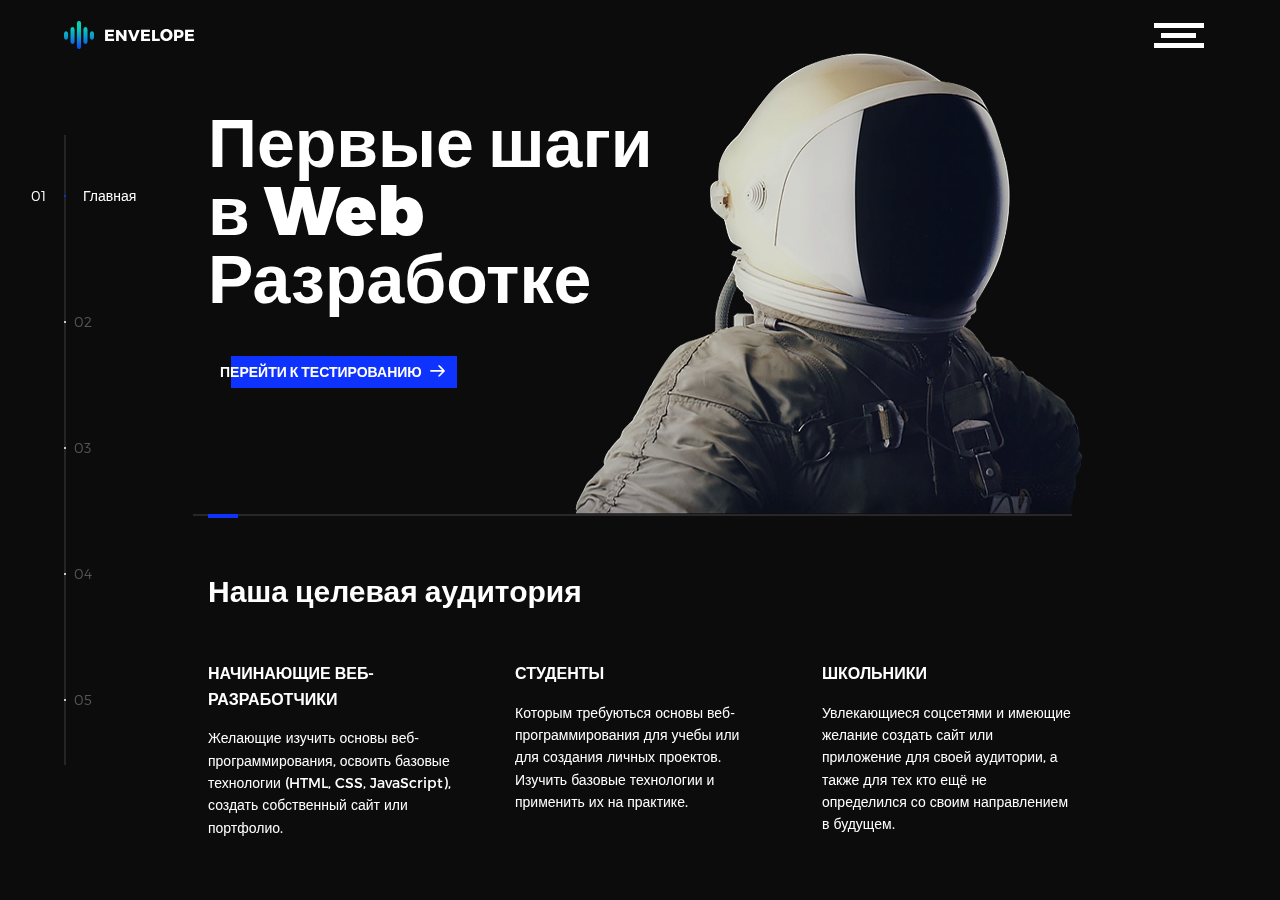
<file: index.html>
<!DOCTYPE html>
<html lang="en">
<head>
  <!--Главная страница-->
  <title>Envelope</title>
  <meta charset="utf-8">
  <meta name="viewport" content="width=device-width, initial-scale=1">
  <meta http-equiv="X-UA-Compatible" content="IE=edge">
  <meta name="description" content="Курсы по WEB-программированию">
  <meta name="keywords" content="global, html, sass, jquery">
  <meta name="author" content="Hissoftware-glitch">
  <link rel="stylesheet" href="assets/css/main.css">
  <link rel="shortcut icon" href="assets/img/favicon.ico" type="image/x-icon">
</head>
<body>
<!-- notification for small viewports and landscape oriented smartphones -->
<div class="device-notification">
  <a class="device-notification--logo" href="index.html">
    <img src="assets/img/logo.png" alt="Global">
    <p>Envelope</p>
  </a>
  <p class="device-notification--message">Сайт имеет большое количество элементов поэтому просим вас открыть сайт в большем разрешении.</p>
</div>
<!--Вступительная страница-->
<div class="perspective effect-rotate-left">
  <div class="container"><div class="outer-nav--return"></div>
    <div id="viewport" class="l-viewport">
      <div class="l-wrapper">
        <header class="header">
          <a class="header--logo" href="index.html">
            <img src="assets/img/logo.png" alt="Global">
            <p>Envelope</p>
          </a>
          <button class="header--cta cta">Тестирование</button>
          <div class="header--nav-toggle">
            <span></span>
          </div>
        </header>
        <nav class="l-side-nav">
          <ul class="side-nav">
            <li class="is-active"><span>Главная</span></li>
            <li><span>Лекции</span></li>
            <li><span>Видео-гайды</span></li>
            <li><span>Автор</span></li>
            <li><span>Тестирование</span></li>
          </ul>
        </nav>
        <ul class="l-main-content main-content">
          <li class="l-section section section--is-active">
            <div class="intro">
              <div class="intro--banner">
                <h1>Первые шаги<br>в Web<br>Разработке</h1>
                <button class="cta">Перейти к тестированию
                  <svg version="1.1" id="Layer_1" xmlns="http://www.w3.org/2000/svg" xmlns:xlink="http://www.w3.org/1999/xlink" x="0px" y="0px" viewBox="0 0 150 118" style="enable-background:new 0 0 150 118;" xml:space="preserve">
                  <g transform="translate(0.000000,118.000000) scale(0.100000,-0.100000)">
                    <path d="M870,1167c-34-17-55-57-46-90c3-15,81-100,194-211l187-185l-565-1c-431,0-571-3-590-13c-55-28-64-94-18-137c21-20,33-20,597-20h575l-192-193C800,103,794,94,849,39c20-20,39-29,61-29c28,0,63,30,298,262c147,144,272,271,279,282c30,51,23,60-219,304C947,1180,926,1196,870,1167z"/>
                  </g>
                  </svg>
                  <span class="btn-background"></span>
                </button>
                <img src="assets/img/introduction-visual.png" alt="Welcome">
              </div>
              <div class="introduction-visual">
                <h3 style="font-size: 30px;">Наша целевая аудитория</h3>
              </div>
              <div class="intro--options">
                <a>
                  <h3>Начинающие веб-разработчики</h3>
                  <p>Желающие изучить основы веб-программирования, освоить базовые технологии (HTML, CSS, JavaScript), создать собственный сайт или портфолио.</p>
                </a>
                <a>
                  <h3>Студенты</h3>
                  <p>Которым требуються основы веб-программирования для учебы или для создания личных проектов. Изучить базовые технологии и применить их на практике.</p>
                </a>
                <a>
                  <h3>Школьники</h3>
                  <p>Увлекающиеся соцсетями и имеющие желание создать сайт или приложение для своей аудитории, а также для тех кто ещё не определился со своим направлением в будущем.</p>
                </a>
              </div>
            </div>
          </li>
          <!--Начинаеться страничка с лекциями-->
          <li class="l-section section">
            <div class="work">
              <h2>Выберите лекцию</h2>
              <div class="work--lockup">
                <ul class="slider">
                  <li class="slider--item slider--item-left">
                    <a href="Lection1.html">
                      <div class="slider--item-image">
                        <img src="assets/img/Frontend.png" alt="Лекция 1">
                      </div>
                      <p class="slider--item-title">Основы HTML, CSS и JavaScript</p>
                      <p class="slider--item-description" style="font-size: 18px;">Это три языка, которые лежат в основе большинства веб-сайтов.</p>
                    </a>
                  </li>
                  <li class="slider--item slider--item-center">
                    <a href="Lection2.html">
                      <div class="slider--item-image">
                        <img src="assets/img/Framework.jpg" alt="Лекция 2">
                      </div>
                      <p class="slider--item-title">Использование фреймворков</p>
                      <p class="slider--item-description" style="font-size: 18px;">Фреймворки, такие как React, Angular или Vue.js.</p>
                    </a>
                  </li>
                  <li class="slider--item slider--item-right">
                    <a href="Lection3.html">
                      <div class="slider--item-image">
                        <img src="assets/img/Server.jpg" alt="Лекция 3">
                      </div>
                      <p class="slider--item-title">Основы работы с сервером</p>
                      <p class="slider--item-description" style="font-size: 18px;">Понимание того, как работают веб-серверы и базы данных, является ключом к созданию динамических веб-приложений.</p>
                    </a>
                  </li>
                </ul>
                <div class="slider--prev">
                  <svg version="1.1" id="Layer_1" xmlns="http://www.w3.org/2000/svg" xmlns:xlink="http://www.w3.org/1999/xlink" x="0px" y="0px"
                  viewBox="0 0 150 118" style="enable-background:new 0 0 150 118;" xml:space="preserve">
                  <g transform="translate(0.000000,118.000000) scale(0.100000,-0.100000)">
                    <path d="M561,1169C525,1155,10,640,3,612c-3-13,1-36,8-52c8-15,134-145,281-289C527,41,562,10,590,10c22,0,41,9,61,29
                    c55,55,49,64-163,278L296,510h575c564,0,576,0,597,20c46,43,37,109-18,137c-19,10-159,13-590,13l-565,1l182,180
                    c101,99,187,188,193,199c16,30,12,57-12,84C631,1174,595,1183,561,1169z"/>
                  </g>
                  </svg>
                </div>
                <div class="slider--next">
                  <svg version="1.1" id="Layer_1" xmlns="http://www.w3.org/2000/svg" xmlns:xlink="http://www.w3.org/1999/xlink" x="0px" y="0px" viewBox="0 0 150 118" style="enable-background:new 0 0 150 118;" xml:space="preserve">
                  <g transform="translate(0.000000,118.000000) scale(0.100000,-0.100000)">
                    <path d="M870,1167c-34-17-55-57-46-90c3-15,81-100,194-211l187-185l-565-1c-431,0-571-3-590-13c-55-28-64-94-18-137c21-20,33-20,597-20h575l-192-193C800,103,794,94,849,39c20-20,39-29,61-29c28,0,63,30,298,262c147,144,272,271,279,282c30,51,23,60-219,304C947,1180,926,1196,870,1167z"/>
                  </g>
                  </svg>
                </div>
              </div>
            </div>
          </li>
          <li class="l-section section">
            <div class="about">
              <div class="about--banner">
                <h2>Видео-гайды<br>от лучших<br>из лучших</h2>
                <img src="assets/img/VideoGuideIntro.png" alt="About Us" style="width: 525px; height: 525px;">
              </div>
              <div class="about--options">
                <a href="https://www.youtube.com/watch?v=ZOa2k0jySh8&pp=ygUj0LPQsNC50LTRiyDQv9C-IGh0bWwgY3NzIGphdmFzY3JpcHQ%3D" target="_blank">
                  <h3>Верстка сайта</h3>
                </a>
                <a href="https://www.youtube.com/watch?v=2BgZQ1EnZBA" target="_blank">
                  <h3>Какой фреймворк лучше?</h3>
                </a>
                <a href="https://www.youtube.com/watch?v=uDMpCo1d74g" target="_blank">
                  <h3>Работа с сервером</h3>
                </a>
              </div>
            </div>
          </li>
          <li class="l-section section">
            <div class="contact">
              <div class="contact--lockup">
                <div class="modal">
                  <div class="modal--information">
                    <p>Есть предложения по улучшению сайта?</p>
                    <a>Тогда пишите!</a>
                  </div>
                  <ul class="modal--options">
                    <li><a href="https://vk.com/id410704391" target="_blank">VK</a></li>
                    <li><a href="https://github.com/Hissoftware-glitch" target="_blank">GitHub</a></li>
                  </ul>
                </div>
              </div>
            </div>
          </li>
          <li class="l-section section">
            <div class="hire">
              <h2 style="font-size: 40px; color: #0fffeb;">Помните: путь программиста – это путь постоянного обучения!</h2>
              <p style="font-size: 20px;">Изучение веб-программирования - это лишь одна ступенька на этом пути. Не стоит полагаться на один источник знаний, даже самый лучший. Как губка впитывает влагу, так и ваш мозг должен впитывать знания из всех возможных источников: книг, онлайн-курсов, статей, видеоуроков, общения с другими разработчиками.</p>
              <p style="font-size: 20px;">Чем больше различных ресурсов вы изучите, чем шире будет ваш кругозор, тем глубже будет ваше понимание веб-технологий и программирования в целом. Не бойтесь пробовать, экспериментировать, задавать вопросы и делиться своим опытом.</p>
              <p style="margin-bottom: 40px; font-size: 20px;">Только постоянное стремление к новым знаниям сделает вас по-настоящему успешным программистом!</p>
              <!-- checkout formspree.io for easy form setup -->
              <form class="work-request" action="https://forms.gle/KcS6NVH62sBpEh47A" target="_blank">
                <input type="submit" value="Начать тест">
              </form>
              </div>
          </li>
        </ul>
      </div>
    </div>
  </div>
  <ul class="outer-nav">
    <li class="is-active">Главная</li>
    <li>Лекции</li>
    <li>Видео-гайды</li>
    <li>Автор</li>
    <li>Тестирование</li>
  </ul>
</div>

<script src="https://ajax.googleapis.com/ajax/libs/jquery/2.2.4/jquery.min.js"></script>
<script>window.jQuery || document.write('<script src="assets/js/vendor/jquery-2.2.4.min.js"><\/script>')</script>
<script src="assets/js/functions-min.js"></script>
</body>
</html>
</file>
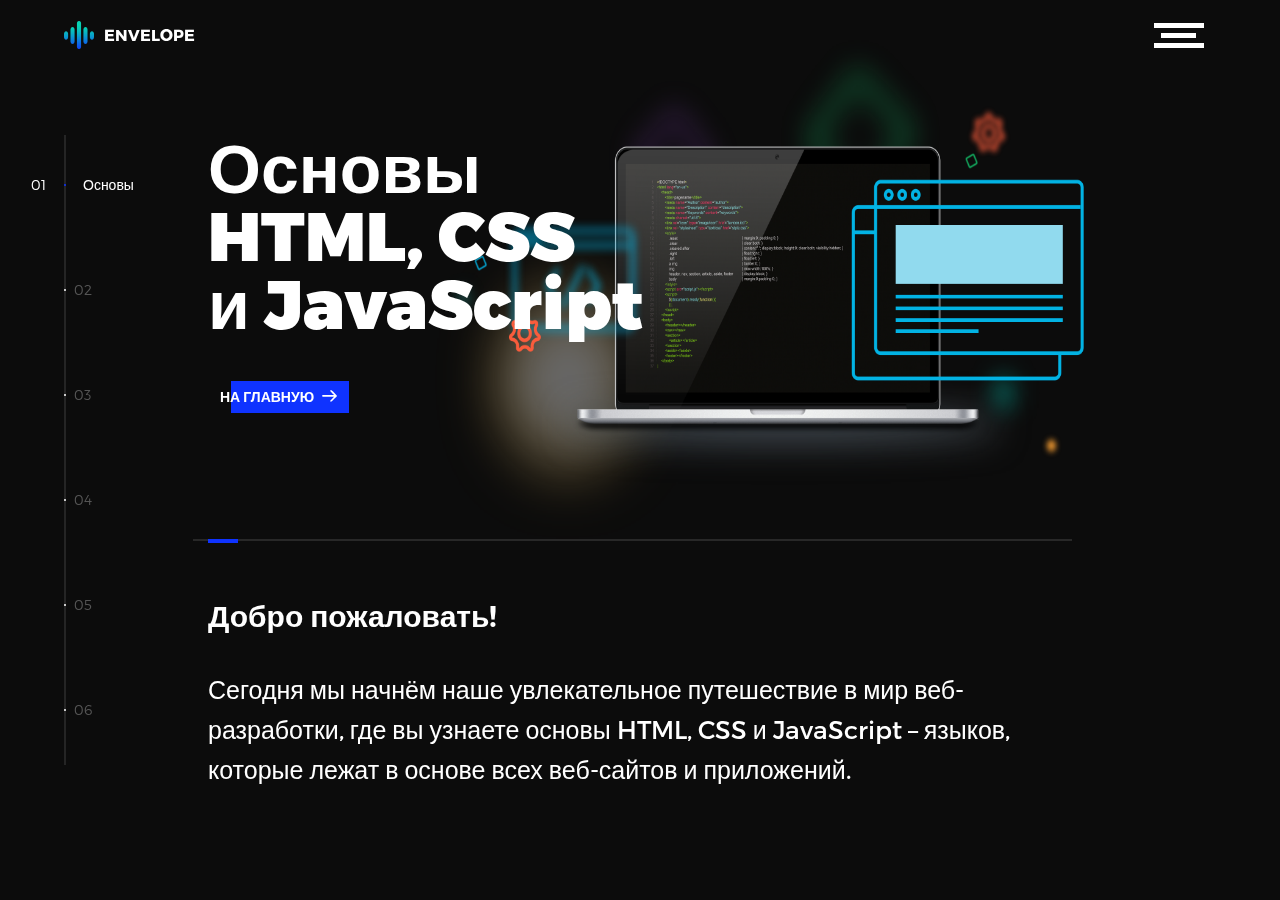
<file: Lection1.html>
<!DOCTYPE html>
<html lang="en">
<head>
  <!--Лекция 1-->
  <title>Envelope</title>
  <meta charset="utf-8">
  <meta name="viewport" content="width=device-width, initial-scale=1">
  <meta http-equiv="X-UA-Compatible" content="IE=edge">
  <meta name="description" content="Курсы по WEB-программированию">
  <meta name="keywords" content="global, html, sass, jquery">
  <meta name="author" content="Hissoftware-glitch">
  <link rel="stylesheet" href="assets/css/main.css">
  <link rel="shortcut icon" href="assets/img/favicon.ico" type="image/x-icon">
</head>
<body>

<!-- notification for small viewports and landscape oriented smartphones -->
<div class="device-notification">
  <a class="device-notification--logo" href="#0">
    <img src="assets/img/logo.png" alt="Global">
    <p>Envelope</p>
  </a>
  <p class="device-notification--message">Сайт имеет большое количество элементов поэтому просим вас открыть сайт в большем разрешении.</p>
</div>
<!--Вступительная страница-->
<div class="perspective effect-rotate-left">
  <div class="container"><div class="outer-nav--return"></div>
    <div id="viewport" class="l-viewport">
      <div class="l-wrapper">
        <header class="header">
          <a class="header--logo" href="index.html">
            <img src="assets/img/logo.png" alt="Global">
            <p>Envelope</p>
          </a>
          <div class="header--nav-toggle">
            <span></span>
          </div>
        </header>
        <nav class="l-side-nav">
          <ul class="side-nav">
            <li class="is-active"><span>Основы</span></li>
            <li><span>HTML</span></li>
            <li><span>CSS</span></li>
            <li><span>JavaScript</span></li>
            <li><span>JavaScript 2</span></li>
            <li><span>Заключение</span></li>
          </ul>
        </nav>
        <ul class="l-main-content main-content">
          <li class="l-section section section--is-active">
            <div class="intro">
              <div class="intro--banner">
                <h1>Основы<br>HTML, CSS<br>и JavaScript</h1>
                <a href="index.html">
                  <button style="color: white;">На Главную
                    <svg version="1.1" id="Layer_1" xmlns="http://www.w3.org/2000/svg" xmlns:xlink="http://www.w3.org/1999/xlink" x="0px" y="0px" viewBox="0 0 150 118" style="enable-background:new 0 0 150 118;" xml:space="preserve">
                      <g transform="translate(0.000000,118.000000) scale(0.100000,-0.100000)">
                        <path d="M870,1167c-34-17-55-57-46-90c3-15,81-100,194-211l187-185l-565-1c-431,0-571-3-590-13c-55-28-64-94-18-137c21-20,33-20,597-20h575l-192-193C800,103,794,94,849,39c20-20,39-29,61-29c28,0,63,30,298,262c147,144,272,271,279,282c30,51,23,60-219,304C947,1180,926,1196,870,1167z"/>
                      </g>
                    </svg>
                    <span class="btn-background"></span>
                  </button>
                </a>
                <img src="assets/img/Frontend_Intro.png" alt="Welcome" width="650px" height="500px">
              </div>
              <div class="introduction-visual">
                  <h3 style="font-size: 30px;">Добро пожаловать!</h3>
                  <p style="font-size: 25px;">Сегодня мы начнём наше увлекательное путешествие в мир веб-разработки, где вы узнаете основы HTML, CSS и JavaScript – языков, которые лежат в основе всех веб-сайтов и приложений.</p>
              </div>
            </div>
          </li>
          <!--Страница HTML-->
          <li class="l-section section">
            <div class="work">
              <img src="assets/img/HTML_Logo.png" width="175px" height="150px"></img>
              <h1>HTML (HyperText Markup Language):<br> Структура и контент</h1>
              <p style="font-size: 20px;">
                <span style="color: orangered;">HTML</span> – это язык разметки, который используется для создания структуры веб-страницы. Он определяет заголовки, параграфы, изображения, ссылки, списки и другие элементы, которые вы видите на веб-странице.
              </p>
              <p text-align: left; style="font-size: 30px;">
                Пример:
              </p>
                <pre style="background-color: rgb(54, 54, 54); padding: 10px; width: auto; border: 8px solid orangered;"><code>
                  &lt;!DOCTYPE html&gt;&lt;!-- Объявляем тип документа как HTML --&gt
                  &lt;html&gt;
                    &lt;head&gt;
                      &lt;title&gt;Простой HTML код&lt;/title&gt;
                    &lt;/head&gt;
                  &lt;body&gt;
                    &lt;h1&gt;Добро пожаловать!&lt;/h1&gt;
                    &lt;ul&gt; &lt;!-- Неупорядоченный список (ul) --&gt;
                      &lt;li&gt;Пункт 1&lt;/li&gt; &lt;!-- Элемент списка (li) --&gt;
                      &lt;li&gt;Пункт 2&lt;/li&gt;
                    &lt;/ul&gt; &lt;!-- Конец неупорядоченного списка (ul) --&gt;
                    &lt;img src="https://picsum.photos/200/300" alt="Пример изображения"&gt;&lt;!-- Вставка изображения (img) --&gt;
                  &lt;/body&gt;
                  &lt;/html&gt;
                </pre></code>
            </div>
          </li>
          <!--Страница CSS-->
          <li class="l-section section">
            <div class="work">
              <img src="assets/img/CSS_Logo.png" width="130px" height="120px"></img>
              <h1>CSS (Cascading Style Sheets):<br> Стиль и внешний вид</h1>
              <p style="font-size: 20px;">
                <span style="color: lightskyblue;">CSS</span> – это язык, который используется для оформления внешнего вида веб-страницы. Он позволяет задать цвета, шрифты, размеры, отступы, положение элементов и многое другое.
              </p>
              <p text-align: left; style="font-size: 30px;">
                Пример:
              </p>
                <pre style="background-color: rgb(54, 54, 54); padding: 10px; width: auto; border: 8px solid lightskyblue;"><code>
                  /* Базовые стили для всего документа */
                  body {
                    font-family: 'Arial', sans-serif; /* Шрифт для всего текста */
                    background-color: #f4f4f4; /* Цвет фона */
                    color: #333; /* Цвет текста */
                    margin: 0; /* Убираем отступы по умолчанию */
                    padding: 0; /* Убираем внутренние отступы */
                  }
                  
                  /* Стили для заголовка страницы */
                  header {
                    background-color: #333; /* Цвет фона заголовка */
                    color: #fff; /* Цвет текста в заголовке */
                    padding: 20px; /* Внутренние отступы заголовка */
                    text-align: center; /* Выравнивание текста по центру */
                  }
                </pre></code>
            </div>
          </li>
          <!--Страница JavaScript-->
          <li class="l-section section">
            <div class="work">
              <img src="assets/img/JS_Logo.png" width="130px" height="120px"></img>
              <h1>JavaScript:<br> Интерактивность и поведение</h1>
              <p style="font-size: 20px;">
                <span style="color: yellow;">JavaScript</span> – это язык программирования, который добавляет интерактивность и динамику на веб-страницу. Он позволяет создавать анимацию, обработку событий, запросы к серверу и многое другое.
              </p>
              <p text-align: left; style="font-size: 30px;">
                Пример:
              </p>
                <pre style="background-color: rgb(54, 54, 54); padding: 10px; width: auto; border: 8px solid yellow;">
                  const button = document.querySelector('button'); // Находим кнопку на странице

                  button.addEventListener('click', () => { // Прикрепляем обработчик события "click" к кнопке
                    console.log('HelloWorld'); // Выводим сообщение в консоль
                  });
                </pre>
            </div>
          </li>
          <!--JS2-->
          <li class="l-section section">
            <div class="work">
              <h1>Чтобы код работал:</h1>
              <ol>
                <li>Убедитесь, что у вас есть кнопка на странице <code>index.html</code>. Например:</li>
                <pre style="background-color: rgb(54, 54, 54); padding: 10px; width: auto; border: 8px solid yellow;">&lt;button&gt;Нажми меня&lt;/button&gt;</pre>
                <li>Сохраните код JavaScript в файл <code>script.js</code> и добавьте его в <code>index.html</code>:</li>
                <pre style="background-color: rgb(54, 54, 54); padding: 10px; width: auto; border: 8px solid yellow;">&lt;script src="script.js"&gt;&lt;/script&gt;</pre>
              </ol>
              <p>Теперь, когда вы откроете <code>index.html</code> в браузере и нажмете на кнопку, в консоли браузера (обычно ее можно открыть с помощью F12) появится сообщение “HelloWorld”.</p>
            </div>
          </li>
          <!--Страница Домашки-->
          <li class="l-section section">
            <div class="work">
              <h2 style="font-size: 70px;">Поздравляем!</h2>
              <p style="font-size: 25px;">Вы сделали первый шаг в мир веб-разработки. Продолжайте изучать, экспериментировать и создавать свои собственные проекты. Но надо будет выполнить домашку:(</p>
              <h1>Домашнее Задание</h1>
              <p style="font-size: 20px;">
                <span style="color: #0f33ff;">1.</span> Прочитайте документацию по основам <a href="https://html5book.ru/osnovy-html/" target="_blank">HTML</a>, <a href="https://html5book.ru/osnovy-css/" target="_blank">CSS</a> и <a href="https://js-documentation.netlify.app" target="_blank">JavaScript</a>.
              </p>
              <p style="font-size: 20px;">
                <span style="color: #0f33ff;">2.</span> Создайте простую веб-страницу с заголовком, параграфом и изображением.
              </p>
              <p style="font-size: 20px;">
                <span style="color: #0f33ff;">3.</span> Попробуйте изменить стиль вашей страницы с помощью CSS.
              </p>
              <p style="font-size: 20px;">
                <span style="color: #0f33ff;">4.</span> Добавьте к странице более изобретательный JavaScript-код не бойтесь экспериментировать!
              </p>
            </div>
          </li>
        </ul>
        <!--Навигация-->
      </div>
    </div>
  </div>
  <ul class="outer-nav">
    <li class="is-active">Основы</li>
    <li>HTML</li>
    <li>CSS</li>
    <li>JavaScript</li>
    <li>JavaScript 2</li>
    <li>Заключение</li>
  </ul>
</div>

<script src="https://ajax.googleapis.com/ajax/libs/jquery/2.2.4/jquery.min.js"></script>
<script>window.jQuery || document.write('<script src="assets/js/vendor/jquery-2.2.4.min.js"><\/script>')</script>
<script src="assets/js/functions-min.js"></script>
</body>
</html>
</file>
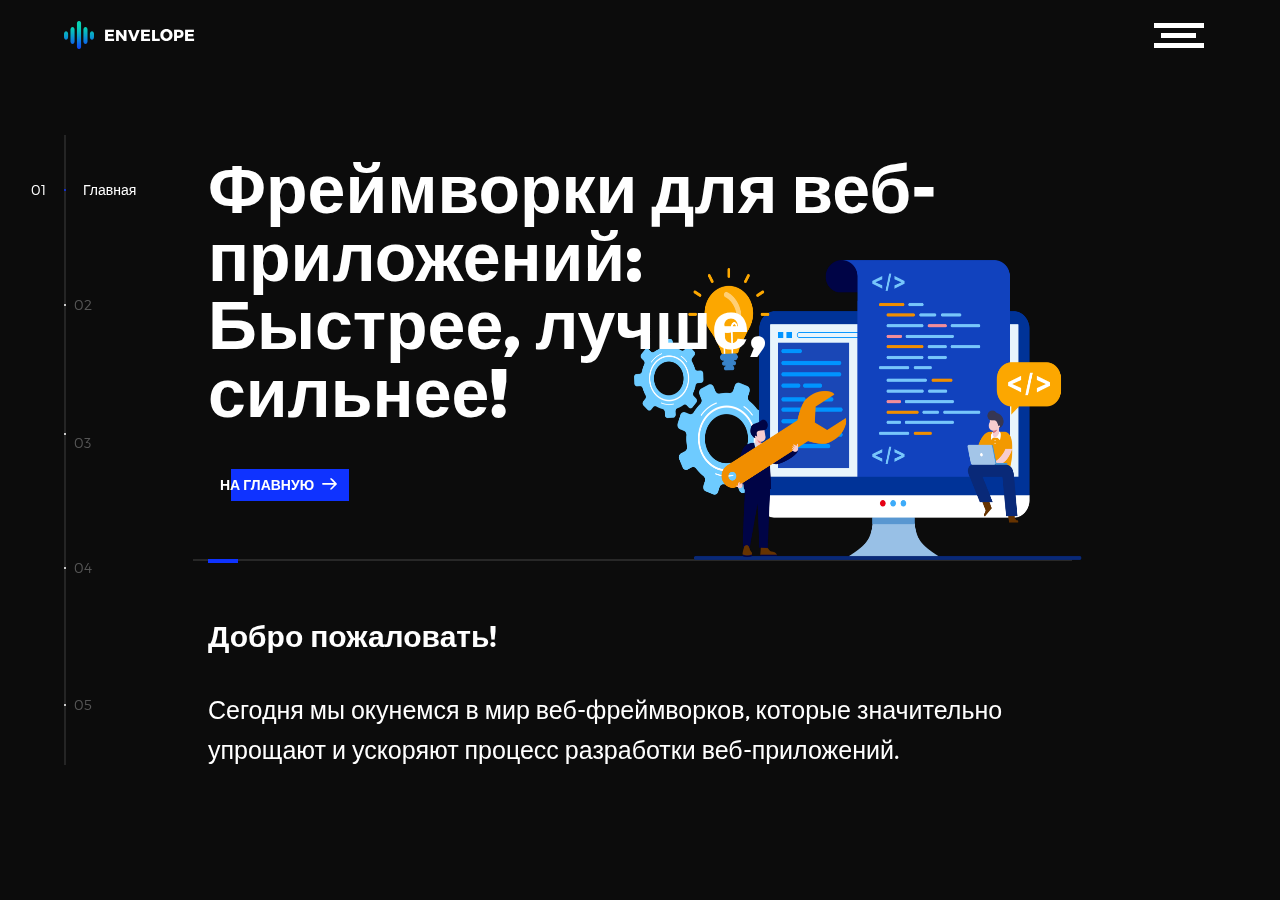
<file: Lection2.html>
<!DOCTYPE html>
<html lang="en">
<head>
  <!--Лекция 2-->
  <title>Envelope</title>
  <meta charset="utf-8">
  <meta name="viewport" content="width=device-width, initial-scale=1">
  <meta http-equiv="X-UA-Compatible" content="IE=edge">
  <meta name="description" content="Курсы по WEB-программированию">
  <meta name="keywords" content="global, html, sass, jquery">
  <meta name="author" content="Hissoftware-glitch">
  <link rel="stylesheet" href="assets/css/main.css">
  <link rel="shortcut icon" href="assets/img/favicon.ico" type="image/x-icon">
</head>
<body>

<!-- notification for small viewports and landscape oriented smartphones -->
<div class="device-notification">
  <a class="device-notification--logo" href="index.html">
    <img src="assets/img/logo.png" alt="Global">
    <p>Envelope</p>
  </a>
  <p class="device-notification--message">Сайт имеет большое количество элементов поэтому просим вас открыть сайт в большем разрешении.</p>
</div>
<!--Вступительная страница-->
<div class="perspective effect-rotate-left">
  <div class="container"><div class="outer-nav--return"></div>
    <div id="viewport" class="l-viewport">
      <div class="l-wrapper">
        <header class="header">
          <a class="header--logo" href="index.html">
            <img src="assets/img/logo.png" alt="Global">
            <p>Envelope</p>
          </a>
          <div class="header--nav-toggle">
            <span></span>
          </div>
        </header>
        <nav class="l-side-nav">
          <ul class="side-nav">
            <li class="is-active"><span>Главная</span></li>
            <li><span>Что такое фреймворк?</span></li>
            <li><span>Преймущества</span></li>
            <li><span>Популярные Фреймворки</span></li>
            <li><span>Заключение</span></li>
          </ul>
        </nav>
        <ul class="l-main-content main-content">
          <li class="l-section section section--is-active">
            <div class="intro">
              <div class="intro--banner">
                <h1>Фреймворки для веб-приложений:<br>Быстрее, лучше, сильнее!</h1>
                <a href="index.html">
                  <button style="color: white;">На Главную
                    <svg version="1.1" id="Layer_1" xmlns="http://www.w3.org/2000/svg" xmlns:xlink="http://www.w3.org/1999/xlink" x="0px" y="0px" viewBox="0 0 150 118" style="enable-background:new 0 0 150 118;" xml:space="preserve">
                      <g transform="translate(0.000000,118.000000) scale(0.100000,-0.100000)">
                        <path d="M870,1167c-34-17-55-57-46-90c3-15,81-100,194-211l187-185l-565-1c-431,0-571-3-590-13c-55-28-64-94-18-137c21-20,33-20,597-20h575l-192-193C800,103,794,94,849,39c20-20,39-29,61-29c28,0,63,30,298,262c147,144,272,271,279,282c30,51,23,60-219,304C947,1180,926,1196,870,1167z"/>
                      </g>
                    </svg>
                    <span class="btn-background"></span>
                  </button>
                </a>
                <img src="assets/img/Framework_Intro.png" alt="Welcome" width="450px" height="300px">
              </div>
              <div class="introduction-visual">
                  <h3 style="font-size: 30px;">Добро пожаловать!</h3>
                  <p style="font-size: 25px;">Сегодня мы окунемся в мир веб-фреймворков, которые значительно упрощают и ускоряют процесс разработки веб-приложений.</p>
              </div>
            </div>
          </li>
          <!--Страница Что такое фреймворк?-->
          <li class="l-section section">
            <div class="work">
              <h1 style="font-size: 50px;">Фреймворк: Строительные леса<br> для вашего приложения</h1>
              <p style="font-size: 20px;">
                <span style="color: #0f33ff;">Веб-фреймворк</span> – это набор инструментов, библиотек и соглашений, которые предоставляют структуру и базовые компоненты для создания веб-приложений. Он позволяет вам сосредоточиться на бизнес-логике вашего приложения, а не тратить время на написание базового кода.
              </p>
              <p style="font-size: 20px;">
                Представьте себе, что вы строите дом. Вам нужно позаботиться о фундаменте, стенах, крыше, окнах, дверях и многом другом. Фреймворк в веб-разработке – это как строительные леса, которые помогают вам организовать и построить ваше приложение.
              </p>
            </div>
          </li>
          <!--Преймущества фреймворков-->
          <li class="l-section section">
            <div class="work">
              <div class="intro--options">
                  <a style="background-color: rgb(54, 54, 54); padding: 10px; width: auto; border: 8px solid #0fffeb;"><h3 style="font-size: 23px">Ускоренная разработка</h3>
                  <p style="font-size: 20px; max-width: 300px">Фреймворки предоставляют готовые решения для распространенных задач, что сокращает время разработки.</p></a>
                <a style="background-color: rgb(54, 54, 54); padding: 10px; width: auto; border: 8px solid #0fffeb;">
                  <h3 style="font-size: 22px">Структурированный код</h3>
                  <p style="font-size: 20px">Фреймворки навязывают определенную структуру кода, что делает его более читаемым и поддерживаемым.</p>
                </a>
              </div>
              <h2 text-align: left; style="font-size: 50px; color: #0fffeb;">
                Преимущества использования фреймворков:
              </h2>
              <div class="intro--options">
                <a style="background-color: rgb(54, 54, 54); padding: 10px; width: auto; border: 8px solid #0fffeb;">
                  <h3 style="font-size: 23px">Безопасность</h3>
                  <p style="font-size: 20px">Многие фреймворки включают в себя средства безопасности, которые защищают ваше приложение от атак.</p>
                </a>
                <a style="background-color: rgb(54, 54, 54); padding: 10px; width: auto; border: 8px solid #0fffeb;">
                  <h3 style="font-size: 23px">Обширное сообщество</h3>
                  <p style="font-size: 20px">Фреймворки имеют большие сообщества разработчиков, которые предоставляют поддержку, документацию и готовые решения.</p>
                </a>
              </div>
            </div>
          </li>
          <!--Популярные фреймворки-->
          <li class="l-section section">
            <div class="work">
              <h2>Популярные фреймворки</h2>
              <h1 style="align-self: center;"><img src="assets/img/React.png" width="300px" height="100px"></img></h1>
              <p style="text-align: center; font-size: 18px;">
                <span style="color: rgb(78, 186, 253); font-size: 18px;">React</span>: Это библиотека, фокусирующаяся на создании интерактивных пользовательских интерфейсов (UI). Известен своей компонентной архитектурой и виртуальным DOM, что делает его быстрым и эффективным. Обладает огромным сообществом разработчиков, что обеспечивает доступность множества ресурсов и готовых решений.
              </p>
              <h1 style="align-self: center;"><img src="assets/img/Angular.png" width="100px" height="100px"></img></h1>
              <p style="text-align: center; font-size: 18px;">
                <span style="color: rgb(194, 48, 48); font-size: 18px;">Angular</span>: Это полный фреймворк для создания одностраничных приложений (SPA). Предоставляет комплексный набор инструментов для управления данными, маршрутизацией и другими аспектами разработки. Использует TypeScript, обеспечивая статическую типизацию для более безопасного и читаемого кода.
              </p>
              <h1 style="align-self: center;"><img src="assets/img/Vue.js_Logo_2.png" width="100px" height="100px"></img></h1>
              <p style="text-align: center; font-size: 18px;">
                <span style="color: rgb(117, 197, 117); font-size: 18px;">Vue.js</span>: Это прогрессивный фреймворк, легко осваиваемый и гибкий, подходящий как для небольших, так и для больших проектов. Он сочетает в себе простоту React и комплексный подход Angular. Хорошо документирован и имеет активное сообщество разработчиков.
              </p>
            </div>
          </li>
          <!--Заключение-->
          <li class="l-section section">
            <div class="work">
              <h2 style="font-size: 70px;">Заключение</h2>
              <p style="font-size: 25px;">Фреймворки - это мощные инструменты, которые могут значительно упростить и ускорить процесс разработки веб-приложений. Попробуйте разные фреймворки, найдите тот, который вам подходит, и начните создавать свои собственные приложения!</p>
              <h1>Домашнее Задание</h1>
              <p style="font-size: 20px;">
                <span style="color: #0f33ff;">1.</span>Выберите один из фреймворков, например React, и установите его на свой компьютер, а затем исследуйте и другие популярные фреймворки.
              </p>
              <p style="font-size: 20px;">
                <span style="color: #0f33ff;">2.</span> Создайте простое приложение "Hello, World!" с помощью одного, а затем и других фреймворков.
              </p>
              <p style="font-size: 20px;">
                <span style="color: #0f33ff;">3.</span> После проб различных фреймворков выберите самый удобный и присоединитесь к сообществу разработчиков выбранного вами фреймворка. 
              </p>
            </div>
          </li>
        </ul>
        <!--Навигация-->
      </div>
    </div>
  </div>
  <ul class="outer-nav">
    <li class="is-active">Главная</li>
    <li>Что такое фреймворк?</li>
    <li>Преймущества</li>
    <li>Популярные фреймворки</li>
    <li>Заключение</li>
  </ul>
</div>

<script src="https://ajax.googleapis.com/ajax/libs/jquery/2.2.4/jquery.min.js"></script>
<script>window.jQuery || document.write('<script src="assets/js/vendor/jquery-2.2.4.min.js"><\/script>')</script>
<script src="assets/js/functions-min.js"></script>
</body>
</html>
</file>
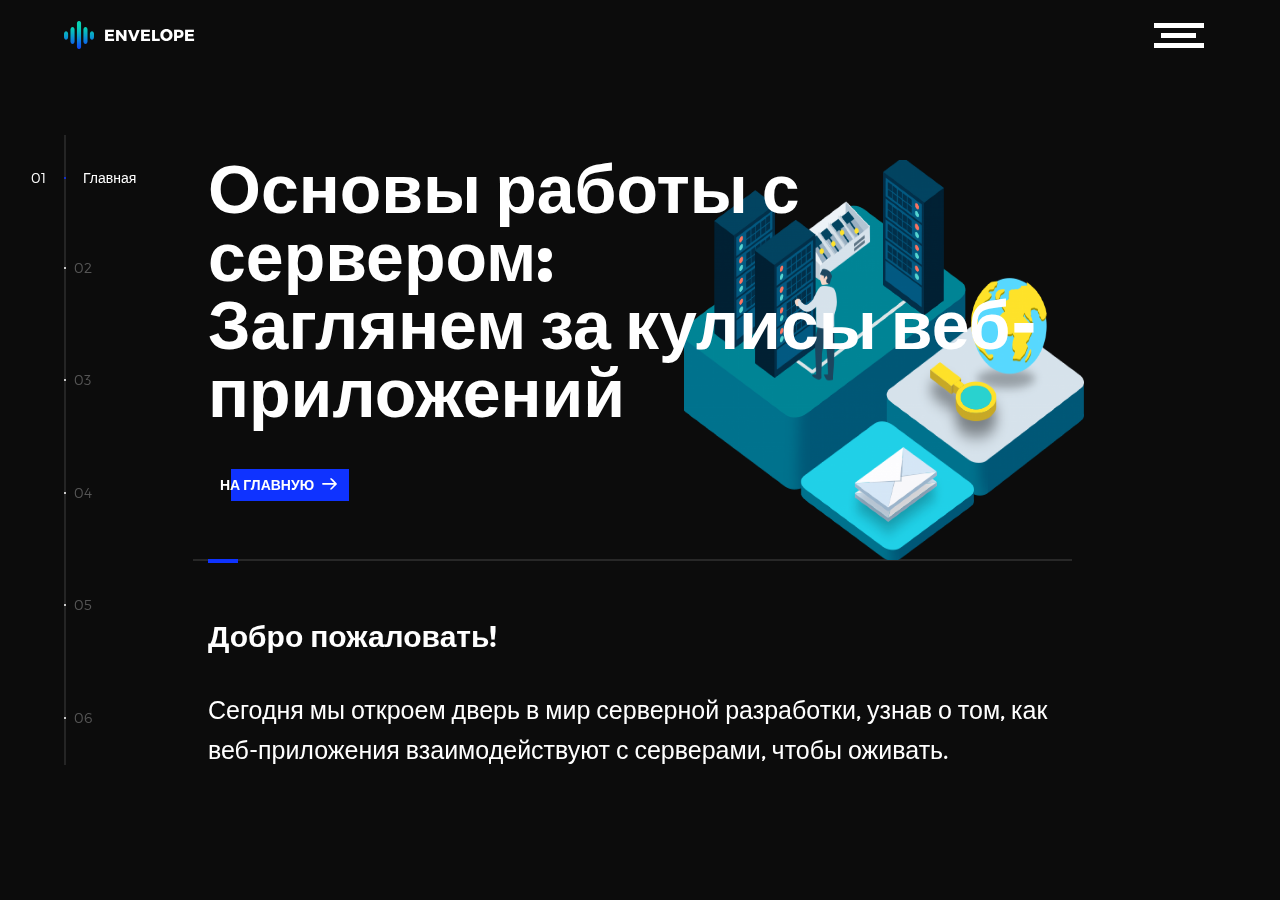
<file: Lection3.html>
<!DOCTYPE html>
<html lang="en">
<head>
  <!--Лекция 1-->
  <title>Envelope</title>
  <meta charset="utf-8">
  <meta name="viewport" content="width=device-width, initial-scale=1">
  <meta http-equiv="X-UA-Compatible" content="IE=edge">
  <meta name="description" content="Курсы по WEB-программированию">
  <meta name="keywords" content="global, html, sass, jquery">
  <meta name="author" content="Hissoftware-glitch">
  <link rel="stylesheet" href="assets/css/main.css">
  <link rel="shortcut icon" href="assets/img/favicon.ico" type="image/x-icon">
</head>
<body>

<!-- notification for small viewports and landscape oriented smartphones -->
<div class="device-notification">
  <a class="device-notification--logo" href="index.html">
    <img src="assets/img/logo.png" alt="Global">
    <p>Envelope</p>
  </a>
  <p class="device-notification--message">Сайт имеет большое количество элементов поэтому просим вас открыть сайт в большем разрешении.</p>
</div>
<!--Вступительная страница-->
<div class="perspective effect-rotate-left">
  <div class="container"><div class="outer-nav--return"></div>
    <div id="viewport" class="l-viewport">
      <div class="l-wrapper">
        <header class="header">
          <a class="header--logo" href="index.html">
            <img src="assets/img/logo.png" alt="Global">
            <p>Envelope</p>
          </a>
          <div class="header--nav-toggle">
            <span></span>
          </div>
        </header>
        <nav class="l-side-nav">
          <ul class="side-nav">
            <li class="is-active"><span>Главная</span></li>
            <li><span>Что такое сервер?</span></li>
            <li><span>Как работают серверы</span></li>
            <li><span>Ключевые концепции</span></li>
            <li><span>Практическое упражнение</span></li>
            <li><span>Заключение</span></li>
          </ul>
        </nav>
        <ul class="l-main-content main-content">
          <li class="l-section section section--is-active">
            <div class="intro">
              <div class="intro--banner">
                <h1>Основы работы с сервером:<br>Заглянем за кулисы веб-приложений</h1>
                <a href="index.html">
                  <button style="color: white;">На Главную
                    <svg version="1.1" id="Layer_1" xmlns="http://www.w3.org/2000/svg" xmlns:xlink="http://www.w3.org/1999/xlink" x="0px" y="0px" viewBox="0 0 150 118" style="enable-background:new 0 0 150 118;" xml:space="preserve">
                      <g transform="translate(0.000000,118.000000) scale(0.100000,-0.100000)">
                        <path d="M870,1167c-34-17-55-57-46-90c3-15,81-100,194-211l187-185l-565-1c-431,0-571-3-590-13c-55-28-64-94-18-137c21-20,33-20,597-20h575l-192-193C800,103,794,94,849,39c20-20,39-29,61-29c28,0,63,30,298,262c147,144,272,271,279,282c30,51,23,60-219,304C947,1180,926,1196,870,1167z"/>
                      </g>
                    </svg>
                    <span class="btn-background"></span>
                  </button>
                </a>
                <img src="assets/img/Server_Intro.png" alt="Welcome" width="400px" height="400px">
              </div>
              <div class="introduction-visual">
                  <h3 style="font-size: 30px;">Добро пожаловать!</h3>
                  <p style="font-size: 25px;"> Сегодня мы откроем дверь в мир серверной разработки, узнав о том, как веб-приложения взаимодействуют с серверами, чтобы оживать.</p>
              </div>
            </div>
          </li>
          <!--Что такое сервер-->
          <li class="l-section section">
            <div class="work">
              <h1>Что такое сервер?</h1>
              <p style="font-size: 30px; text-align: justify;">
                <span style="color: #0f33ff;">Сервер</span> - это компьютер, который предоставляет доступ к ресурсам другим компьютерам, называемым клиентами. Он работает как центральный узел, хранящий информацию и предоставляющий услуги по сети. Серверы обрабатывают запросы от клиентов, отправляя им ответы и управляя ресурсами, такими как память и процессорное время. Они играют важную роль в функционировании интернета, предоставляя доступ к веб-сайтам, электронной почте, онлайн-играм и другим сервисам. Серверы бывают физическими, виртуальными и облачными, каждая из которых имеет свои преимущества и недостатки.
              </p>
            </div>
          </li>
          <!--Как работают серверы?-->
          <li class="l-section section">
            <div class="work">
              <h1>Как работают серверы?</h1>
              <ol>
              <li>
                <b>Клиентский запрос:</b> Когда вы вводите адрес сайта в браузере, ваш компьютер (клиент) отправляет запрос на сервер.
              </li>
              <li>
                <b>Обработка запроса:</b> Сервер получает запрос и определяет, что нужно сделать.
              </li>
              <li>
                <b>Генерация ответа:</b> Сервер обрабатывает запрос, например, выбирает нужные файлы или данные из базы данных, а затем формирует ответ для клиента.
              </li>
              <li>
                <b>Отправка ответа:</b> Сервер отправляет ответ клиенту, и ваш браузер отображает полученную информацию.
              </li>
              </ol>
            </div>
          </li>
          <!--Ключевые концепции-->
          <li class="l-section section">
            <div class="work">
              <h1 style="align-self: center; font-size: 50px; margin-bottom: 85px;">Ключевые концепции:</h1>
              <div class="intro--options">
                <a>
                  <img style="height: 150px; width: 200px; margin-left: 20px;" src="assets/img/HTPP_Logo.png"></img>
                  <h3 style="color: #0f33ff; text-align: center;">HTTP (HyperText Transfer Protocol)</h3>
                  <p style="font-size: 18px; text-align: center;">Протокол, используемый для обмена данными между клиентами и серверами. HTTP-запросы и ответы содержат информацию о том, что нужно получить или передать.</p>
                </a>
                <a>
                  <img style="height: 150px; width: 275px;" src="assets/img/REST_API_Logo.png"></img>
                  <h3 style="color: #0f33ff; text-align: center;">REST API (Representational State Transfer Application Programming Interface)</h3>
                  <p style="font-size: 18px; text-align: center;">Стандартный набор правил для взаимодействия с серверами через HTTP-запросы. Он позволяет создавать приложения, которые могут получать, отправлять и обновлять данные на сервере.</p>
                </a>
                <a>
                  <img style="height: 150px; width: 150px; margin-left: 60px;" src="assets/img/Database.png"></img>
                  <h3 style="color: #0f33ff; text-align: center;">Базы данных</h3>
                  <p style="font-size: 18px; text-align: center;">Системы хранения данных, которые используются для сохранения информации. Серверы часто используют базы данных для хранения информации о пользователях, товарах, контенте и т.д.</p>
                </a>
              </div>
            </div>
          </li>
          <!--Практическое упражнение-->
          <li class="l-section section">
            <div class="work">
              <h1>Практическое упражнение:</h1>
              <p style="font-size: 20px;">
                1. Установите <span style="color: yellow;">Node.js</span>: Node.js - это среда выполнения JavaScript, которая позволяет вам создавать серверные приложения на JavaScript.
              </p>
              <p text-align: left; style="font-size: 20px;">
                2. Создайте файл server.js:
              </p>
                <pre style="background-color: rgb(54, 54, 54); padding: 10px; width: auto; border: 8px solid yellow;">
                  const http = require('http');

                  const hostname = 'localhost';
                  const port = 3000;

                  const server = http.createServer((req, res) => {
                    res.statusCode = 200;
                    res.setHeader('Content-Type', 'text/plain');
                    res.end('Привет от сервера!');
                  });

                  server.listen(port, hostname, () => {
                    console.log(`Сервер запущен на http://${hostname}:${port}/`);
                  });
                </pre>
                <p text-align: left; style="font-size: 20px;">
                  3. Запустите сервер: В терминале введите <span style="color: palevioletred;">node server.js</span>.
                </p>
                <p text-align: left; style="font-size: 20px;">
                  4. Откройте браузер: Перейдите на адрес <span style="color: palevioletred;">http://localhost:3000/</span>.
                </p>
            </div>
          </li>
        <!--Заключение-->
        <li class="l-section section">
          <div class="work">
            <h2 style="font-size: 70px;">Заключение</h2>
            <p style="font-size: 25px;">Понимание работы серверов - это ключ к созданию динамических и интерактивных веб-приложений. Продолжайте изучать, экспериментировать и создавать свои собственные проекты!</p>
            <div class="homework">
            <h1>Домашнее Задание</h1>
            <p>
              <span style="color: #0f33ff;">1. </span>Исследуйте документацию <a href="https://nodejs-org-git-meta-performance-bundle-improvements-openjs.vercel.app/en/docs" target="_blank">Node.js</a>: Узнайте больше о создании серверных приложений с помощью Node.js.
            </p>
            <p>
              <span style="color: #0f33ff;">2. </span>Изучите основы <a href="https://habr.com/ru/articles/215117/" target="_blank">HTTP</a>: Поймите, как работают HTTP-запросы и ответы.
            </p>
            <p>
              <span style="color: #0f33ff;">3. </span>Найдите учебник по работе с <a href="https://rapidapi.com/guides/api-docs-rest#understanding-rest-api-documentation" target="_blank">REST API</a>: Узнайте, как взаимодействовать с серверами через API.
            </p>
          </div>
          </div>
        </li>
      </ul>
        <!--Навигация-->
      </div>
    </div>
  </div>
  <ul class="outer-nav">
    <li class="is-active">Главная</li>
    <li>Что такое сервер?</li>
    <li>Как работают серверы?</li>
    <li>Ключевые концепции</li>
    <li>Практическое упражнение</li>
    <li>Заключение</li>
  </ul>
</div>

<script src="https://ajax.googleapis.com/ajax/libs/jquery/2.2.4/jquery.min.js"></script>
<script>window.jQuery || document.write('<script src="assets/js/vendor/jquery-2.2.4.min.js"><\/script>')</script>
<script src="assets/js/functions-min.js"></script>
</body>
</html>
</file>
<file: assets/css/main.css>
@font-face {
    font-family: 'Montserrat';
    src: url("fonts/Montserrat-Black.eot");
    src: local("☺"), url("fonts/Montserrat-Black.woff") format("woff"), url("fonts/Montserrat-Black.ttf") format("truetype"), url("fonts/Montserrat-Black.svg") format("svg");
    font-weight: 900;
    font-style: normal
}

@font-face {
    font-family: 'Montserrat';
    src: url("fonts/Montserrat-Bold.eot");
    src: local("☺"), url("fonts/Montserrat-Bold.woff") format("woff"), url("fonts/Montserrat-Bold.ttf") format("truetype"), url("fonts/Montserrat-Bold.svg") format("svg");
    font-weight: 700;
    font-style: normal
}

@font-face {
    font-family: 'Montserrat';
    src: url("fonts/Montserrat-Regular.eot");
    src: local("☺"), url("fonts/Montserrat-Regular.woff") format("woff"), url("fonts/Montserrat-Regular.ttf") format("truetype"), url("fonts/Montserrat-Regular.svg") format("svg");
    font-weight: 400;
    font-style: normal
}

@font-face {
    font-family: 'Montserrat';
    src: url("fonts/Montserrat-Light.eot");
    src: local("☺"), url("fonts/Montserrat-Light.woff") format("woff"), url("fonts/Montserrat-Light.ttf") format("truetype"), url("fonts/Montserrat-Light.svg") format("svg");
    font-weight: 300;
    font-style: normal
}

/*! normalize.css v3.0.2 | MIT License | git.io/normalize */
html {
    font-family: sans-serif;
    -ms-text-size-adjust: 100%;
    -webkit-text-size-adjust: 100%
}

body {
    margin: 0
}

article,
aside,
details,
figcaption,
figure,
footer,
header,
hgroup,
main,
menu,
nav,
section,
summary {
    display: block
}

audio,
canvas,
progress,
video {
    display: inline-block;
    vertical-align: baseline
}

audio:not([controls]) {
    display: none;
    height: 0
}

[hidden],
template {
    display: none
}

a {
    background-color: transparent
}

a:active,
a:hover {
    outline: 0
}

abbr[title] {
    border-bottom: 1px dotted
}

b,
strong {
    font-weight: bold
}

dfn {
    font-style: italic
}

h1 {
    font-size: 2em;
    margin: 0.67em 0
}

mark {
    background: #ff0;
    color: #000
}

small {
    font-size: 80%
}

sub,
sup {
    font-size: 75%;
    line-height: 0;
    position: relative;
    vertical-align: baseline
}

sup {
    top: -0.5em
}

sub {
    bottom: -0.25em
}

img {
    border: 0
}

svg:not(:root) {
    overflow: hidden
}

figure {
    margin: 1em 40px
}

hr {
    box-sizing: content-box;
    height: 0
}

pre {
    overflow: auto
}

code,
kbd,
pre,
samp {
    font-family: monospace, monospace;
    font-size: 1em
}

button,
input,
optgroup,
select,
textarea {
    color: inherit;
    font: inherit;
    margin: 0
}

button {
    overflow: visible
}

button,
select {
    text-transform: none
}

button,
html input[type="button"],
input[type="reset"],
input[type="submit"] {
    -webkit-appearance: button;
    cursor: pointer
}

button[disabled],
html input[disabled] {
    cursor: default
}

button::-moz-focus-inner,
input::-moz-focus-inner {
    border: 0;
    padding: 0
}

input {
    line-height: normal
}

input[type="checkbox"],
input[type="radio"] {
    box-sizing: border-box;
    padding: 0
}

input[type="number"]::-webkit-inner-spin-button,
input[type="number"]::-webkit-outer-spin-button {
    height: auto
}

input[type="search"] {
    -webkit-appearance: textfield;
    box-sizing: content-box
}

input[type="search"]::-webkit-search-cancel-button,
input[type="search"]::-webkit-search-decoration {
    -webkit-appearance: none
}

fieldset {
    border: 1px solid #c0c0c0;
    margin: 0 2px;
    padding: 0.35em 0.625em 0.75em
}

legend {
    border: 0;
    padding: 0
}

textarea {
    overflow: auto
}

optgroup {
    font-weight: bold
}

table {
    border-collapse: collapse;
    border-spacing: 0
}

td,
th {
    padding: 0
}

::-moz-selection {
    background: #FFF498
}

::selection {
    background: #FFF498
}

::-moz-selection {
    background: #FFF498
}

img::-moz-selection {
    background: transparent
}

img::selection {
    background: transparent
}

img::-moz-selection {
    background: transparent
}

body {
    -webkit-tap-highlight-color: #FFF498
}

body {
    background-color: #0c0c0c;
    font-size: 14px;
    line-height: 1.6;
    font-family: "Montserrat", sans-serif;
    color: #fff;
    -webkit-font-smoothing: antialiased;
    -webkit-text-size-adjust: 100%
}

.l-viewport {
    position: relative;
    width: 100%;
    height: 100vh;
    box-shadow: 0 0 45px 5px rgba(0, 0, 0, 0.85);
    overflow: hidden
}

.l-wrapper {
    position: relative;
    width: 1440px;
    max-width: 90%;
    height: 100%;
    margin: 0 auto
}

.l-side-nav {
    position: absolute;
    left: 0;
    display: -webkit-box;
    display: -webkit-flex;
    display: -ms-flexbox;
    display: flex;
    height: 100%;
    -webkit-box-align: center;
    -webkit-align-items: center;
    -ms-flex-align: center;
    align-items: center
}

.l-side-nav::before {
    content: "";
    position: absolute;
    top: 50%;
    left: 0;
    -webkit-transform: translateY(-50%);
    transform: translateY(-50%);
    width: 2px;
    height: 70%;
    max-height: 750px;
    background-color: #555;
    opacity: .35;
    z-index: 10
}

@media (max-width: 1180px) {
    .l-side-nav {
        display: none
    }
}

.l-main-content {
    position: relative;
    width: 100%;
    height: 100%;
    margin: 0;
    padding: 0;
    list-style: none
}

.l-section {
    position: absolute;
    width: 100%;
    height: 100%
}

.device-notification {
    display: none;
    position: fixed;
    top: 0;
    left: 0;
    width: 100%;
    height: 100%;
    -webkit-box-orient: vertical;
    -webkit-box-direction: normal;
    -webkit-flex-direction: column;
    -ms-flex-direction: column;
    flex-direction: column;
    -webkit-box-align: center;
    -webkit-align-items: center;
    -ms-flex-align: center;
    -ms-grid-row-align: center;
    align-items: center;
    -webkit-box-pack: center;
    -webkit-justify-content: center;
    -ms-flex-pack: center;
    justify-content: center;
    background-color: #0c0c0c;
    z-index: 12
}

.device-notification--logo {
    display: -webkit-box;
    display: -webkit-flex;
    display: -ms-flexbox;
    display: flex;
    -webkit-box-align: center;
    -webkit-align-items: center;
    -ms-flex-align: center;
    align-items: center;
    text-decoration: none;
    color: #fff
}

.device-notification--logo p {
    margin: 0 0 0 10px;
    font-size: 16px;
    font-weight: 700;
    text-transform: uppercase
}

.device-notification--message {
    width: 70%;
    margin: 30px 0 0 0;
    font-weight: 700;
    text-align: center
}

@media (max-width: 767px) and (min-width: 601px) and (max-height: 680px) {
    .device-notification {
        display: -webkit-box;
        display: -webkit-flex;
        display: -ms-flexbox;
        display: flex
    }
}

@media (max-width: 600px) and (min-width: 480px) and (max-height: 580px) {
    .device-notification {
        display: -webkit-box;
        display: -webkit-flex;
        display: -ms-flexbox;
        display: flex
    }
}

@media (max-width: 736px) and (min-width: 360px) and (orientation: landscape) {
    .device-notification {
        display: -webkit-box;
        display: -webkit-flex;
        display: -ms-flexbox;
        display: flex
    }
}

@media(max-width: 359px) {
    .device-notification {
        display: -webkit-box;
        display: -webkit-flex;
        display: -ms-flexbox;
        display: flex
    }
}

.section {
    opacity: 0;
    visibility: hidden;
    -webkit-transition: opacity .4s ease-in-out, visibility 0s .4s;
    transition: opacity .4s ease-in-out, visibility 0s .4s
}

.section--is-active {
    opacity: 1;
    visibility: visible;
    z-index: 1;
    -webkit-transition: opacity .4s ease-in-out .4s;
    transition: opacity .4s ease-in-out .4s
}

.section--next {
    -webkit-transform: translateY(-45px);
    transform: translateY(-45px);
    -webkit-transition: -webkit-transform .4s ease-in-out;
    transition: -webkit-transform .4s ease-in-out;
    transition: transform .4s ease-in-out;
    transition: transform .4s ease-in-out, -webkit-transform .4s ease-in-out
}

.section--prev {
    -webkit-transform: translateY(45px);
    transform: translateY(45px);
    -webkit-transition: -webkit-transform .4s ease-in-out;
    transition: -webkit-transform .4s ease-in-out;
    transition: transform .4s ease-in-out;
    transition: transform .4s ease-in-out, -webkit-transform .4s ease-in-out
}

.header {
    position: absolute;
    top: 0;
    left: 0;
    display: -webkit-box;
    display: -webkit-flex;
    display: -ms-flexbox;
    display: flex;
    width: 100%;
    height: 70px;
    -webkit-box-align: center;
    -webkit-align-items: center;
    -ms-flex-align: center;
    align-items: center;
    -webkit-box-pack: justify;
    -webkit-justify-content: space-between;
    -ms-flex-pack: justify;
    justify-content: space-between;
    z-index: 10
}

.header--logo {
    display: -webkit-box;
    display: -webkit-flex;
    display: -ms-flexbox;
    display: flex;
    -webkit-box-align: center;
    -webkit-align-items: center;
    -ms-flex-align: center;
    align-items: center;
    text-decoration: none;
    color: #fff
}

.header--logo p {
    margin: 0 0 0 10px;
    font-size: 16px;
    font-weight: 700;
    text-transform: uppercase
}

.header--nav-toggle {
    display: -webkit-box;
    display: -webkit-flex;
    display: -ms-flexbox;
    display: flex;
    width: 75px;
    height: 75px;
    -webkit-box-orient: vertical;
    -webkit-box-direction: normal;
    -webkit-flex-direction: column;
    -ms-flex-direction: column;
    flex-direction: column;
    -webkit-box-align: center;
    -webkit-align-items: center;
    -ms-flex-align: center;
    align-items: center;
    -webkit-box-pack: center;
    -webkit-justify-content: center;
    -ms-flex-pack: center;
    justify-content: center;
    cursor: pointer
}

.header--nav-toggle span,
.header--nav-toggle::before,
.header--nav-toggle::after {
    content: "";
    position: relative;
    width: 35px;
    height: 5px;
    background-color: #fff
}

.header--nav-toggle::before {
    bottom: 5px;
    width: 50px
}

.header--nav-toggle::after {
    top: 5px;
    width: 50px
}

.header--cta {
    position: absolute;
    top: 50%;
    left: 50%;
    -webkit-transform: translate(-50%, -50%);
    transform: translate(-50%, -50%);
    padding: 0 20px;
    line-height: 30px;
    text-decoration: none;
    color: #fff;
    font-weight: 700;
    text-transform: uppercase;
    background-color: #0f33ff;
    border: none;
    opacity: 0;
    visibility: hidden;
    -webkit-transition: opacity .4s ease-in-out, visibility 0s .4s;
    transition: opacity .4s ease-in-out, visibility 0s .4s
}

.header--cta:focus {
    outline: none
}

.header--cta.is-active {
    opacity: 1;
    visibility: visible;
    -webkit-transition: opacity .4s ease-in-out .4s;
    transition: opacity .4s ease-in-out .4s
}

@media (max-width: 767px) {
    .header--cta {
        display: none
    }
}

.side-nav {
    position: relative;
    display: -webkit-box;
    display: -webkit-flex;
    display: -ms-flexbox;
    display: flex;
    width: 100px;
    height: 70%;
    max-height: 750px;
    -webkit-box-orient: vertical;
    -webkit-box-direction: normal;
    -webkit-flex-direction: column;
    -ms-flex-direction: column;
    flex-direction: column;
    -webkit-justify-content: space-around;
    -ms-flex-pack: distribute;
    justify-content: space-around;
    margin: 0;
    padding: 0;
    list-style-position: inside;
    z-index: 10
}

.side-nav>li {
    position: relative;
    top: -5px;
    color: #fff;
    font-size: 6px;
    cursor: pointer
}

.side-nav>li span {
    position: relative;
    top: 3px;
    left: 10px;
    color: #fff;
    font-size: 14px;
    font-weight: 300;
    opacity: 0;
    visibility: hidden
}

.side-nav>li::before {
    position: absolute;
    top: 3px;
    left: 10px;
    color: #555;
    font-size: 14px;
    font-weight: 300
}

.side-nav li:nth-child(1)::before {
    content: "01"
}

.side-nav li:nth-child(2)::before {
    content: "02"
}

.side-nav li:nth-child(3)::before {
    content: "03"
}

.side-nav li:nth-child(4)::before {
    content: "04"
}

.side-nav li:nth-child(5)::before {
    content: "05"
}

.side-nav li:nth-child(6)::before {
    content: "06"
}

.side-nav li.is-active {
    color: #0f33ff;
    -webkit-transition: color .4s ease-in-out;
    transition: color .4s ease-in-out
}

.side-nav li.is-active span {
    opacity: 1;
    visibility: visible;
    -webkit-transition: opacity .4s ease-in-out;
    transition: opacity .4s ease-in-out
}

.side-nav li.is-active::before {
    left: -33px;
    color: #fff
}

.intro {
    position: relative;
    display: -webkit-box;
    display: -webkit-flex;
    display: -ms-flexbox;
    display: flex;
    width: 900px;
    max-width: 75%;
    height: 100%;
    -webkit-box-orient: vertical;
    -webkit-box-direction: normal;
    -webkit-flex-direction: column;
    -ms-flex-direction: column;
    flex-direction: column;
    -webkit-box-pack: center;
    -webkit-justify-content: center;
    -ms-flex-pack: center;
    justify-content: center;
    margin: 0 auto
}

@media (max-width: 1180px) {
    .intro {
        max-width: 100%
    }
}

.intro--banner {
    position: relative;
    height: 475px
}

.intro--banner::before {
    content: "";
    position: absolute;
    bottom: 20px;
    left: -15px;
    right: 0;
    height: 2px;
    background-color: #282828
}

.intro--banner::after {
    content: "";
    position: absolute;
    bottom: 18px;
    left: 0;
    width: 30px;
    height: 4px;
    background-color: #0f33ff
}

.intro--banner h1 {
    position: relative;
    font-size: 68px;
    font-weight: 900;
    line-height: 1;
    z-index: 1
}

.intro--banner button {
    position: relative;
    padding: 5px 17px 5px 12px;
    font-weight: 700;
    text-transform: uppercase;
    background-color: transparent;
    border: none
}

.intro--banner button .btn-background {
    position: absolute;
    top: 0;
    left: 23px;
    right: 0;
    height: 100%;
    background-color: #0f33ff;
    z-index: -1;
    -webkit-transition: left .2s ease-in-out;
    transition: left .2s ease-in-out
}

.intro--banner button:hover .btn-background {
    left: 0
}

.intro--banner button:focus {
    outline: none
}

.intro--banner button svg {
    position: relative;
    left: 5px;
    width: 15px;
    fill: #fff
}

.intro--banner img {
    position: absolute;
    bottom: 21px;
    right: -12px
}

.intro--options {
    display: -webkit-box;
    display: -webkit-flex;
    display: -ms-flexbox;
    display: flex;
    -webkit-box-pack: justify;
    -webkit-justify-content: space-between;
    -ms-flex-pack: justify;
    justify-content: space-between;
    margin: 0;
    padding: 0;
    list-style: none
}

.intro--options>a {
    max-width: 250px;
    text-decoration: none;
    color: #fff;
    -webkit-transition: color .2s ease-in-out;
    transition: color .2s ease-in-out
}

.intro--options>a:hover {
    color: #fff
}

.intro--options h3 {
    font-size: 16px;
    text-transform: uppercase
}

.intro--options p {
    margin-bottom: 0
}

@media (max-width: 900px) {
    .intro--banner {
        height: 380px
    }

    .intro--banner h1 {
        font-size: 55px
    }

    .intro--banner img {
        width: 430px
    }

    .intro--options>a {
        margin-right: 30px
    }

    .intro--options>a:last-child {
        margin-right: 0
    }
}

@media (max-width: 767px) {
    .intro--banner {
        height: 305px
    }

    .intro--banner h1 {
        font-size: 44px
    }

    .intro--banner img {
        width: 330px
    }

    .intro--options {
        display: block
    }

    .intro--options>a {
        display: block;
        max-width: 100%;
        margin: 0 0 30px 0
    }

    .intro--options>a:last-child {
        margin-bottom: 0
    }
}

@media (max-width: 600px) {
    .intro--banner {
        height: 360px
    }

    .intro--banner h1 {
        font-size: 55px
    }

    .intro--banner img {
        display: none
    }
}

@media (max-width: 600px) and (max-height: 750px) {
    .intro--banner {
        height: auto
    }

    .intro--banner::before,
    .intro--banner::after {
        display: none
    }

    .intro--banner h1 {
        margin-top: 0
    }

    .intro--options {
        display: none
    }
}
.homework h1 {
    font-size: 50px;
}

.homework ol {
    margin: 20px;
    margin-bottom: 25px;
    font-size: 25px;
}

.homework li {
    margin: 20px;
    margin-bottom: 25px;
}

.homework ol li::marker{
    color: #0f33ff;
}

.work {
    position: relative;
    display: -webkit-box;
    display: -webkit-flex;
    display: -ms-flexbox;
    display: flex;
    width: 960px;
    max-width: 80%;
    height: 100%;
    -webkit-box-orient: vertical;
    -webkit-box-direction: normal;
    -webkit-flex-direction: column;
    -ms-flex-direction: column;
    flex-direction: column;
    -webkit-box-pack: center;
    -webkit-justify-content: center;
    -ms-flex-pack: center;
    justify-content: center;
    margin: 0 auto
}
.work p {
    font-size: 25px;
}

.work ol {
    margin: 20px;
    margin-bottom: 25px;
    font-size: 25px;
    text-align: justify;

}

.work li {
    margin: 20px;
    margin-bottom: 25px;
}

.work ol li::marker{
    color: #0f33ff;
}

.work h1 {
    font-size: 40px;
}

@media (max-width: 1180px) {
    .work {
        max-width: 100%
    }
}

.work h2 {
    margin: 0 0 20px 0;
    font-size: 30px;
    text-align: center
}

.work--lockup {
    position: relative
}

.work--lockup .slider {
    position: relative;
    display: -webkit-box;
    display: -webkit-flex;
    display: -ms-flexbox;
    display: flex;
    width: 80%;
    margin: 0 auto;
    padding: 0;
    list-style: none
}

.work--lockup .slider--item {
    position: absolute;
    display: none;
    text-align: center
}

.work--lockup .slider--item a {
    text-decoration: none;
    color: #858585
}

.work--lockup .slider--item-title {
    margin-top: 10px;
    font-size: 12px;
    font-weight: 700;
    text-transform: uppercase
}

.work--lockup .slider--item-description {
    display: none;
    max-width: 250px;
    margin: 0 auto
}

.work--lockup .slider--item-image {
    width: 150px;
    height: 150px;
    margin: 0 auto;
    border-radius: 50%;
    overflow: hidden
}

.work--lockup .slider--item-image img {
    width: 100%
}

.work--lockup .slider--item-left {
    top: 50%;
    left: 0;
    -webkit-transform: translateY(-50%);
    transform: translateY(-50%);
    display: block
}

.work--lockup .slider--item-right {
    top: 50%;
    right: 0;
    -webkit-transform: translateY(-50%);
    transform: translateY(-50%);
    display: block
}

.work--lockup .slider--item-center {
    position: relative;
    top: 30px;
    left: 50%;
    -webkit-transform: translateX(-50%);
    transform: translateX(-50%);
    display: block
}

.work--lockup .slider--item-center a {
    color: #fff
}

.work--lockup .slider--item-center .slider--item-title {
    margin-top: 25px;
    font-size: 16px
}

.work--lockup .slider--item-center .slider--item-description {
    display: block
}

.work--lockup .slider--item-center .slider--item-image {
    width: 300px;
    height: 300px
}

.work--lockup .slider--next,
.work--lockup .slider--prev {
    position: absolute;
    top: 160px;
    display: -webkit-box;
    display: -webkit-flex;
    display: -ms-flexbox;
    display: flex;
    width: 50px;
    height: 50px;
    -webkit-box-align: center;
    -webkit-align-items: center;
    -ms-flex-align: center;
    align-items: center;
    -webkit-box-pack: center;
    -webkit-justify-content: center;
    -ms-flex-pack: center;
    justify-content: center;
    background-color: #282828;
    border-radius: 50%;
    cursor: pointer
}

.work--lockup .slider--next svg,
.work--lockup .slider--prev svg {
    width: 20px;
    fill: #fff
}

.work--lockup .slider--next {
    right: 0
}

.work--lockup .slider--prev {
    left: 0
}

@media (max-width: 900px) {
    .work--lockup .slider--item-image {
        width: 120px;
        height: 120px
    }

    .work--lockup .slider--item-center .slider--item-image {
        width: 240px;
        height: 240px
    }

    .work--lockup .slider--next,
    .work--lockup .slider--prev {
        top: 130px
    }
}

@media (max-width: 767px) {
    .work--lockup .slider {
        width: 75%
    }

    .work--lockup .slider--item-image {
        width: 90px;
        height: 90px
    }

    .work--lockup .slider--item-center .slider--item-image {
        width: 190px;
        height: 190px
    }

    .work--lockup .slider--next,
    .work--lockup .slider--prev {
        top: 105px
    }
}

@media (max-width: 600px) {
    .work--lockup .slider {
        width: auto
    }

    .work--lockup .slider--item-left,
    .work--lockup .slider--item-right {
        display: none
    }
}

.about {
    position: relative;
    display: -webkit-box;
    display: -webkit-flex;
    display: -ms-flexbox;
    display: flex;
    width: 900px;
    max-width: 75%;
    height: 100%;
    -webkit-box-orient: vertical;
    -webkit-box-direction: normal;
    -webkit-flex-direction: column;
    -ms-flex-direction: column;
    flex-direction: column;
    -webkit-box-pack: center;
    -webkit-justify-content: center;
    -ms-flex-pack: center;
    justify-content: center;
    margin: 0 auto
}

@media (max-width: 1180px) {
    .about {
        max-width: 100%
    }
}

.about--banner {
    position: relative;
    height: 475px
}

.about--banner::before {
    content: "";
    position: absolute;
    top: 20px;
    left: 200px;
    -webkit-transform: rotate(-25deg);
    transform: rotate(-25deg);
    border: 5px solid #0f33ff;
    border-right-color: transparent;
    border-bottom-color: transparent
}

.about--banner::after {
    content: "";
    position: absolute;
    top: 75px;
    left: 400px;
    -webkit-transform: rotate(45deg);
    transform: rotate(45deg);
    width: 10px;
    height: 10px;
    background-color: #0f33ff
}

.about--banner h2 {
    position: relative;
    margin-top: 35px;
    font-size: 68px;
    font-weight: 900;
    line-height: 1;
    z-index: 1
}

.about--banner h2::before {
    content: "";
    position: absolute;
    top: 60px;
    left: 268px;
    width: 30px;
    height: 30px;
    background-color: #0f33ff;
    border-radius: 50%
}

.about--banner h2::after {
    content: "";
    position: absolute;
    top: 255px;
    left: 255px;
    width: 10px;
    height: 10px;
    background-color: #0f33ff
}

.about--banner a {
    padding: 5px 17px 5px 0;
    text-decoration: none;
    color: #fff;
    font-weight: 700;
    text-transform: uppercase;
    background-color: transparent
}

.about--banner a:hover svg {
    left: 10px
}

.about--banner a svg {
    position: relative;
    left: 5px;
    width: 15px;
    fill: #fff;
    -webkit-transition: left .2s ease-in-out;
    transition: left .2s ease-in-out
}

.about--banner img {
    position: absolute;
    bottom: -90px;
    right: -12px
}

.about--options {
    display: -webkit-box;
    display: -webkit-flex;
    display: -ms-flexbox;
    display: flex;
    max-width: 4000px;
    -webkit-box-pack: justify;
    -webkit-justify-content: space-between;
    -ms-flex-pack: justify;
    justify-content: space-between;
    margin: 0;
    padding: 0;
    list-style: none
}

.about--options>a {
    position: relative;
    width: 250px;
    height: 150px;
    text-decoration: none;
    color: #fff;
    border: 8px solid #0f33ff;
    background-position: center;
    background-size: cover;
    background-repeat: no-repeat
}

.about--options>a:nth-child(1) {
    background-image: url("../img/Video1.jpg")
}

.about--options>a:nth-child(2) {
    background-image: url("../img/Video2.jpg")
}

.about--options>a:nth-child(3) {
    background-image: url("../img/Video3.jpg")
}

.about--options>a:hover h3 {
    bottom: -50px
}

.about--options h3 {
    position: absolute;
    bottom: -38px;
    left: 10px;
    font-size: 16px;
    text-transform: uppercase;
    -webkit-transition: bottom .2s ease-in-out, left .2s ease-in-out;
    transition: bottom .2s ease-in-out, left .2s ease-in-out
}

@media (max-width: 767px) {
    .about--banner {
        height: 305px
    }

    .about--banner::before {
        top: 0;
        left: 125px
    }

    .about--banner::after {
        top: 35px;
        left: 260px
    }

    .about--banner h2 {
        margin-top: 10px;
        font-size: 44px
    }

    .about--banner h2::before {
        top: 28px;
        left: 168px
    }

    .about--banner h2::after {
        top: 163px;
        left: 163px
    }

    .about--banner img {
        width: 315px
    }
}

@media (max-width: 600px) {
    .about--banner {
        height: auto
    }

    .about--banner::before {
        left: 155px
    }

    .about--banner::after {
        left: 310px
    }

    .about--banner h2 {
        margin-top: 0;
        font-size: 55px
    }

    .about--banner h2::before {
        top: 43px;
        left: 214px
    }

    .about--banner h2::after {
        top: 205px;
        left: 205px
    }

    .about--banner img {
        display: none
    }

    .about--options {
        display: none
    }
}

.contact {
    position: fixed;
    top: 0;
    left: 0;
    width: 100%;
    height: 100%;
    background-image: url("../img/Background.png");
    background-position: center;
    background-size: cover;
    background-repeat: no-repeat
}

.contact--lockup {
    position: relative;
    display: -webkit-box;
    display: -webkit-flex;
    display: -ms-flexbox;
    display: flex;
    width: 900px;
    max-width: 75%;
    height: 100%;
    -webkit-box-align: center;
    -webkit-align-items: center;
    -ms-flex-align: center;
    align-items: center;
    -webkit-box-pack: end;
    -webkit-justify-content: flex-end;
    -ms-flex-pack: end;
    justify-content: flex-end;
    margin: 0 auto
}

@media (max-width: 1180px) {
    .contact--lockup {
        max-width: 90%
    }
}

@media (max-width: 767px) {
    .contact--lockup {
        -webkit-box-pack: center;
        -webkit-justify-content: center;
        -ms-flex-pack: center;
        justify-content: center
    }
}

.contact--lockup .modal {
    padding: 45px 45px;
    text-align: center;
    background-color: #0c0c0c;
    box-shadow: 0 0 30px 0 rgba(0, 0, 0, 0.75)
}

.contact--lockup .modal--information p,
.contact--lockup .modal--information a {
    display: block;
    margin: 14px 0;
    text-decoration: none;
    color: #fff;
    font-weight: 700
}

.contact--lockup .modal--information p {
    margin-top: 0
}

.contact--lockup .modal--options {
    margin: 0;
    padding: 0;
    list-style: none
}

.contact--lockup .modal--options>li {
    width: 130px;
    margin: 0 auto 25px auto
}

.contact--lockup .modal--options li:nth-child(1) {
    background-color: #1769ff
}

.contact--lockup .modal--options li:nth-child(2) {
    background-color: #ea4c89
}

.contact--lockup .modal--options li:nth-child(3) {
    margin-bottom: 0;
    background-color: #0f33ff;
    text-transform: uppercase
}

.contact--lockup .modal--options a {
    display: block;
    width: 100%;
    padding: 8px 0;
    text-decoration: none;
    color: #fff;
    font-weight: 700
}

.hire {
    position: relative;
    display: -webkit-box;
    display: -webkit-flex;
    display: -ms-flexbox;
    display: flex;
    width: 700px;
    max-width: 75%;
    height: 100%;
    -webkit-box-orient: vertical;
    -webkit-box-direction: normal;
    -webkit-flex-direction: column;
    -ms-flex-direction: column;
    flex-direction: column;
    -webkit-box-pack: center;
    -webkit-justify-content: center;
    -ms-flex-pack: center;
    justify-content: center;
    margin: 0 auto
}

@media (max-width: 1180px) {
    .hire {
        max-width: 100%
    }
}

.hire h2 {
    margin: 0 0 20px 0;
    font-size: 30px;
    text-align: center
}

.work-request {
    display: -webkit-box;
    display: -webkit-flex;
    display: -ms-flexbox;
    display: flex;
    width: 100%;
    -webkit-box-orient: vertical;
    -webkit-box-direction: normal;
    -webkit-flex-direction: column;
    -ms-flex-direction: column;
    flex-direction: column;
    -webkit-box-align: center;
    -webkit-align-items: center;
    -ms-flex-align: center;
    align-items: center;
    color: #fff
}

.work-request input[type="submit"] {
    width: 400px;
    max-width: 100%;
    line-height: 50px;
    font-size: 16px;
    font-weight: 700;
    text-transform: uppercase;
    background-color: #0f33ff;
    border: none;
    border-radius: 0
}

.work-request input[type="submit"]:focus {
    outline: none
}

.work-request--options {
    display: -webkit-box;
    display: -webkit-flex;
    display: -ms-flexbox;
    display: flex;
    width: 100%;
    -webkit-box-orient: vertical;
    -webkit-box-direction: normal;
    -webkit-flex-direction: column;
    -ms-flex-direction: column;
    flex-direction: column;
    -webkit-box-align: center;
    -webkit-align-items: center;
    -ms-flex-align: center;
    align-items: center;
    margin: 30px 0
}

.work-request--options .options-a {
    display: -webkit-box;
    display: -webkit-flex;
    display: -ms-flexbox;
    display: flex;
    width: 100%;
    -webkit-box-pack: justify;
    -webkit-justify-content: space-between;
    -ms-flex-pack: justify;
    justify-content: space-between
}

.work-request--options .options-b {
    display: -webkit-box;
    display: -webkit-flex;
    display: -ms-flexbox;
    display: flex;
    width: 72%;
    -webkit-flex-wrap: wrap;
    -ms-flex-wrap: wrap;
    flex-wrap: wrap;
    -webkit-justify-content: space-around;
    -ms-flex-pack: distribute;
    justify-content: space-around
}

.work-request--options label {
    display: block;
    width: 200px;
    margin-bottom: 30px;
    line-height: 50px;
    font-size: 16px;
    font-weight: 700;
    text-align: center;
    border: 2px solid #fff;
    cursor: pointer;
    -webkit-transition: background-color .2s ease-in-out, border-color .2s ease-in-out;
    transition: background-color .2s ease-in-out, border-color .2s ease-in-out
}

.work-request--options label svg {
    position: relative;
    left: -5px;
    width: 0;
    fill: #fff;
    -webkit-transition: width .2s ease-in-out;
    transition: width .2s ease-in-out
}

.work-request--options input[type="checkbox"] {
    display: none
}

.work-request--options input[type="checkbox"]:checked+label {
    background-color: #0f33ff;
    border-color: #0f33ff
}

.work-request--options input[type="checkbox"]:checked+label svg {
    width: 15px
}

.work-request--information {
    display: -webkit-box;
    display: -webkit-flex;
    display: -ms-flexbox;
    display: flex;
    width: 100%;
    -webkit-box-pack: justify;
    -webkit-justify-content: space-between;
    -ms-flex-pack: justify;
    justify-content: space-between;
    margin-bottom: 60px
}

.work-request--information .information-name,
.work-request--information .information-email {
    position: relative;
    width: 45%;
    height: 50px;
    font-size: 30px;
    font-weight: 300
}

.work-request--information input[type="text"],
.work-request--information input[type="email"] {
    width: 100%;
    padding: 0 0 5px 0;
    background-color: transparent;
    border: none;
    border-bottom: 1px solid #fff;
    border-radius: 0
}

.work-request--information input[type="text"]:focus,
.work-request--information input[type="email"]:focus {
    outline: none;
    background-color: #0c0c0c
}

.work-request--information label {
    position: absolute;
    top: 0;
    left: 0;
    pointer-events: none;
    -webkit-transition: top .2s ease-in-out, font-size .2s ease-in-out;
    transition: top .2s ease-in-out, font-size .2s ease-in-out
}

.work-request--information input:focus+label,
.work-request--information input.has-value+label {
    top: -15px;
    font-size: 14px
}

@media (max-width: 767px) {
    .work-request--options {
        -webkit-box-orient: horizontal;
        -webkit-box-direction: normal;
        -webkit-flex-direction: row;
        -ms-flex-direction: row;
        flex-direction: row;
        -webkit-justify-content: space-around;
        -ms-flex-pack: distribute;
        justify-content: space-around
    }

    .work-request--options .options-a,
    .work-request--options .options-b {
        display: block;
        width: auto
    }
}

@media (max-width: 600px) {
    .work-request--options {
        margin: 20px 0
    }
}

@media (max-width: 600px) and (max-width: 415px) {
    .work-request--options {
        -webkit-box-pack: justify;
        -webkit-justify-content: space-between;
        -ms-flex-pack: justify;
        justify-content: space-between
    }
}

@media (max-width: 600px) {
    .work-request--options label {
        width: 150px;
        margin-bottom: 15px;
        font-size: 14px
    }

    .work-request--options input[type="checkbox"]:checked+label svg {
        width: 12px
    }

    .work-request--information {
        margin-bottom: 30px
    }

    .work-request--information .information-name,
    .work-request--information .information-email {
        height: 40px;
        font-size: 24px
    }
}

.perspective {
    position: relative;
    width: 100%;
    height: 100%;
    overflow: hidden
}

.perspective--modalview {
    position: fixed;
    -webkit-perspective: 1500px;
    perspective: 1500px
}

.container {
    position: relative;
    -webkit-transform: translateZ(0) translateX(0) rotateY(0deg);
    transform: translateZ(0) translateX(0) rotateY(0deg);
    min-height: 100%;
    outline: 30px solid #0f33ff;
    -webkit-transition: -webkit-transform .4s;
    transition: -webkit-transform .4s;
    transition: transform .4s;
    transition: transform .4s, -webkit-transform .4s
}

.modalview .container {
    position: absolute;
    width: 100%;
    height: 100%;
    overflow: hidden;
    -webkit-backface-visibility: hidden;
    backface-visibility: hidden
}

.effect-rotate-left .container {
    -webkit-transform-origin: 0% 50%;
    transform-origin: 0% 50%;
    -webkit-transition: -webkit-transform .4s;
    transition: -webkit-transform .4s;
    transition: transform .4s;
    transition: transform .4s, -webkit-transform .4s
}

.effect-rotate-left--animate .container {
    -webkit-transform: translateZ(-1800px) translateX(-50%) rotateY(45deg);
    transform: translateZ(-1800px) translateX(-50%) rotateY(45deg);
    outline: 30px solid #0f33ff
}

.outer-nav {
    position: absolute;
    top: 50%;
    left: 55%;
    -webkit-transform: translateY(-50%);
    transform: translateY(-50%);
    -webkit-transform-style: preserve-3d;
    transform-style: preserve-3d;
    margin: 0;
    padding: 0;
    list-style: none;
    text-align: center;
    visibility: hidden;
    -webkit-transition: visibility 0s .2s;
    transition: visibility 0s .2s
}

.outer-nav.is-vis {
    visibility: visible
}

.outer-nav--return {
    position: absolute;
    top: 0;
    left: 0;
    width: 100%;
    height: 100%;
    display: none;
    cursor: pointer;
    z-index: 11
}

.outer-nav--return.is-vis {
    display: block
}

.outer-nav>li {
    -webkit-transform-style: preserve-3d;
    transform-style: preserve-3d;
    -webkit-transform: translateX(350px) translateZ(-1000px);
    transform: translateX(350px) translateZ(-1000px);
    font-size: 55px;
    font-weight: 900;
    opacity: 0;
    cursor: pointer;
    -webkit-transition: opacity .2s, -webkit-transform .2s;
    transition: opacity .2s, -webkit-transform .2s;
    transition: transform .2s, opacity .2s;
    transition: transform .2s, opacity .2s, -webkit-transform .2s
}

.outer-nav>li.is-vis {
    -webkit-transform: translateX(0) translateZ(0);
    transform: translateX(0) translateZ(0);
    opacity: 1;
    -webkit-transition: opacity .4s, -webkit-transform .4s;
    transition: opacity .4s, -webkit-transform .4s;
    transition: transform .4s, opacity .4s;
    transition: transform .4s, opacity .4s, -webkit-transform .4s
}

.outer-nav>li::before {
    content: "";
    position: absolute;
    top: 50%;
    left: 50%;
    -webkit-transform: translate(-50%, -25%);
    transform: translate(-50%, -25%);
    width: 110%;
    height: 15px;
    opacity: 0;
    background-color: #0f33ff
}

.outer-nav>li.is-active::before {
    opacity: 1
}

@media (max-width: 767px) {
    .outer-nav>li {
        font-size: 44px
    }
}

@media (max-width: 600px) {
    .outer-nav>li {
        font-size: 34px
    }
}

.outer-nav li.is-vis:nth-child(2) {
    -webkit-transition-delay: .04s;
    transition-delay: .04s
}

.outer-nav li.is-vis:nth-child(3) {
    -webkit-transition-delay: .08s;
    transition-delay: .08s
}

.outer-nav li.is-vis:nth-child(4) {
    -webkit-transition-delay: .12s;
    transition-delay: .12s
}

.outer-nav li.is-vis:nth-child(5) {
    -webkit-transition-delay: .16s;
    transition-delay: .16s
}

.outer-nav li.is-vis:nth-child(6) {
    -webkit-transition-delay: .18s;
    transition-delay: .18s
}
</file>
